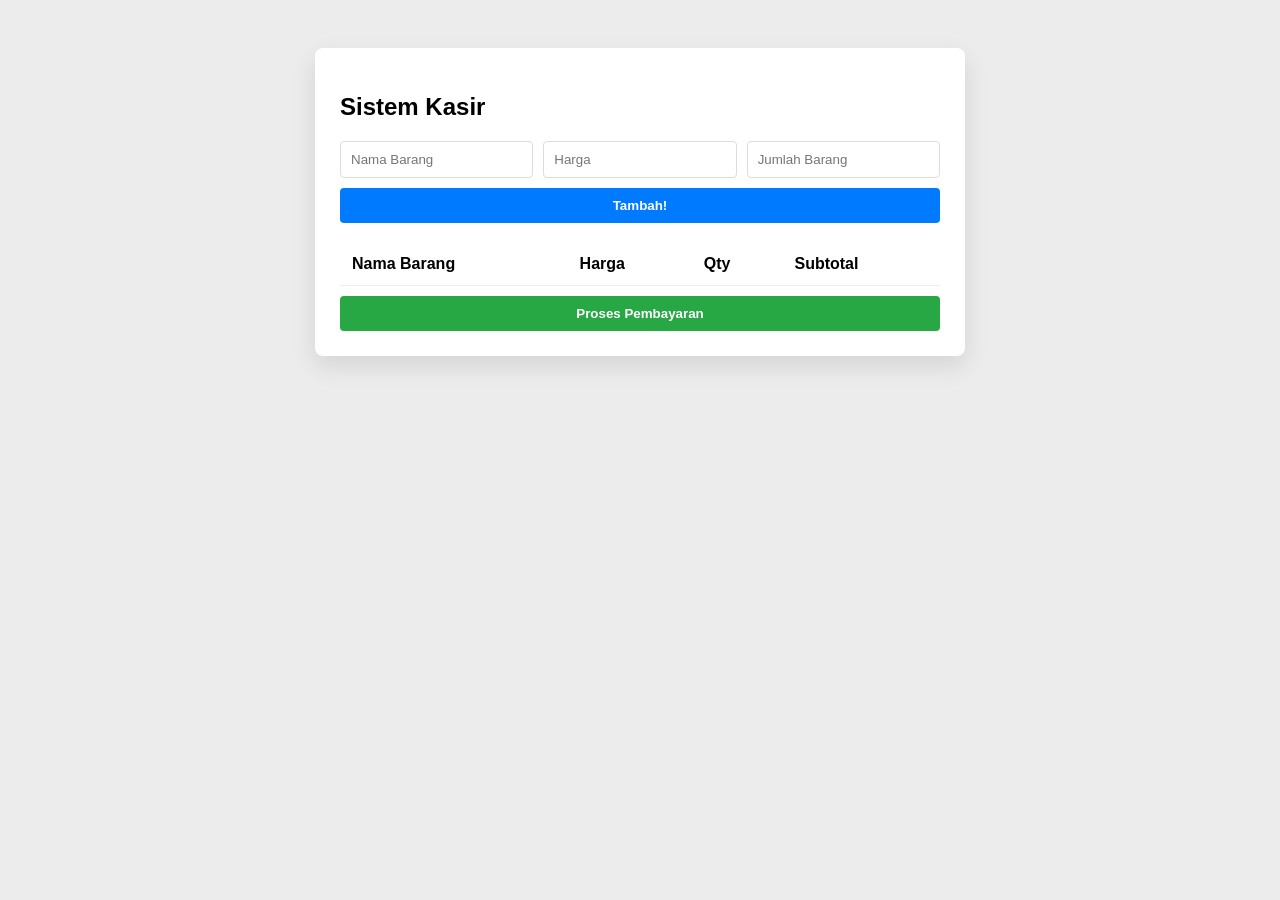
<file: bonus/index.html>
<!DOCTYPE html>
<html lang="en">
<head>
  <meta charset="UTF-8">
  <meta name="viewport" content="width=device-width, initial-scale=1.0">
  <title>POS System</title>
  <link rel="stylesheet" href="style.css">
</head>
<body>
  <div class="container">
    <h2>Sistem Kasir</h2>

    <div class="input-group">
      <input type="text" id="nama" placeholder="Nama Barang">
      <input type="number" id="harga" placeholder="Harga">
      <input type="number" id="jumlah" placeholder="Jumlah Barang">
      <button class="btn-add" onclick="tambahBarang()">Tambah!</button>
    </div>
    <table id="tabelBarang">
      <thead>
        <tr>
          <th>Nama Barang</th>
          <th>Harga</th>
          <th>Qty</th>
          <th>Subtotal</th>
        </tr>
      </thead>
      <tbody>

      </tbody>
    </table>
    <button class="btn-process" onclick="hitungFinal()">Proses Pembayaran</button>
    <div id="hasil" class="summary" style="display: none;">
      <p>Total Belanja: <span id="resTotal"></span></p>
      <p>Diskon 5% jika > 200 rb: <span id="resDiskon"></span></p>
      <p>Pajak (11%): <span id="resPajak"></span></p>
      <hr>
      <h4>Total Akhir: <span id="resFinal" class="highlight"></span></h4>
    </div>
  </div>
  <script src="script.js"></script>
</body>
</html>
</file>
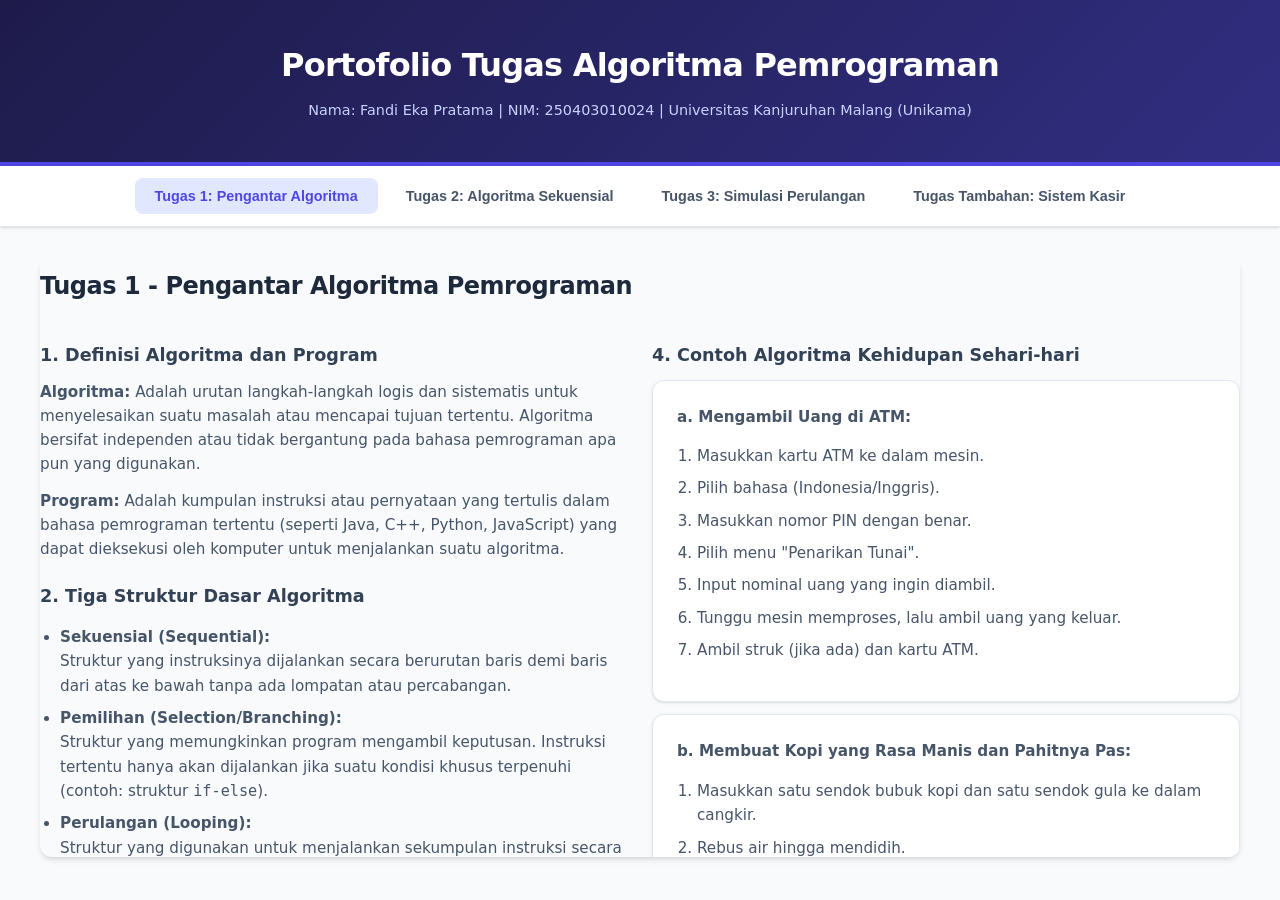
<file: home.html>
<!DOCTYPE html>
<html lang="id">
<head>
    <meta charset="UTF-8">
    <meta name="viewport" content="width=device-width, initial-scale=1.0">
    <title>Portofolio Tugas Algoritma - Fandi Eka Pratama</title>
    <link rel="stylesheet" href="style.css">
</head>
<body>

    <header>
        <h1>Portofolio Tugas Algoritma Pemrograman</h1>
        <p>Nama: Fandi Eka Pratama | NIM: 250403010024 | Universitas Kanjuruhan Malang (Unikama)</p>
    </header>

    <div class="tab-menu">
        <button class="tab-button active" onclick="openTab(event, 'tugas1')">Tugas 1: Pengantar Algoritma</button>
        <button class="tab-button" onclick="openTab(event, 'tugas2')">Tugas 2: Algoritma Sekuensial</button>
        <button class="tab-button" onclick="openTab(event, 'tugas3')">Tugas 3: Simulasi Perulangan</button>
        <button class="tab-button" onclick="openTab(event, 'tugas4')">Tugas Tambahan: Sistem Kasir</button>
    </div>

    <div id="tugas1" class="tab-content active">
        <iframe src="tabs/tugas1.html" title="Tugas 1" style="width: 100%; height: 600px; border: none;"></iframe>
    </div>

    <div id="tugas2" class="tab-content">
        <iframe src="tabs/tugas2.html" title="Tugas 2" style="width: 100%; height: 750px; border: none;"></iframe>
    </div>

    <div id="tugas3" class="tab-content">
        <iframe src="tabs/tugas3.html" title="Tugas 3" style="width: 100%; height: 850px; border: none;"></iframe>
    </div>

    <div id="tugas4" class="tab-content">
        <h2>Tugas Bonus - Sistem Kasir</h2>
        <div class="app-box" style="background-color: #fff; padding: 10px; border: 1px solid #cbd5e1; border-radius: 8px;">
            <iframe src="bonus/index.html" title="Sistem Kasir" style="width: 100%; height: 650px; border: none; border-radius: 6px;"></iframe>
        </div>
    </div>

    <script src="script.js"></script>
</body>
</html>
</file>
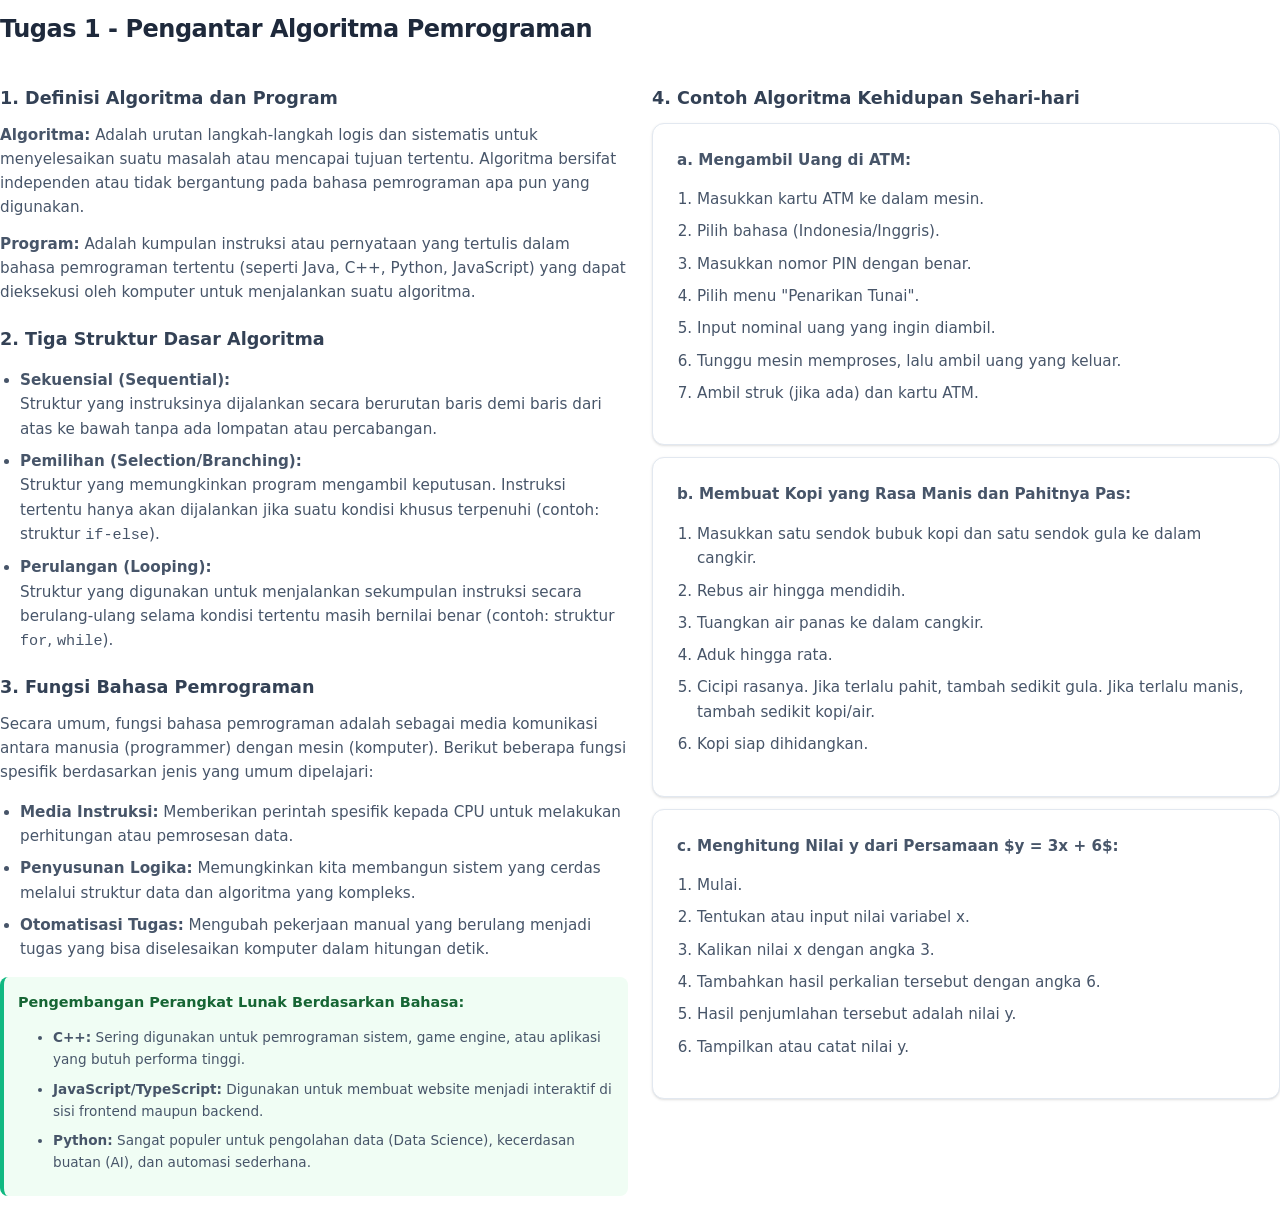
<file: Tabs/tugas1.html>
<!DOCTYPE html>
<html lang="id">
<head>
    <meta charset="UTF-8">
    <link rel="stylesheet" href="../style.css"> <style>
        body { background: transparent; padding: 0; } /* Menyesuaikan background iframe */
    </style>
</head>
<body>
        <h2>Tugas 1 - Pengantar Algoritma Pemrograman</h2>
        
        <div class="grid-2">
            <div>
                <h3>1. Definisi Algoritma dan Program</h3>
                <p><strong>Algoritma:</strong> Adalah urutan langkah-langkah logis dan sistematis untuk menyelesaikan suatu masalah atau mencapai tujuan tertentu. Algoritma bersifat independen atau tidak bergantung pada bahasa pemrograman apa pun yang digunakan.</p>
                <p><strong>Program:</strong> Adalah kumpulan instruksi atau pernyataan yang tertulis dalam bahasa pemrograman tertentu (seperti Java, C++, Python, JavaScript) yang dapat dieksekusi oleh komputer untuk menjalankan suatu algoritma.</p>
                
                <h3>2. Tiga Struktur Dasar Algoritma</h3>
                <ul>
                    <li>
                        <strong>Sekuensial (Sequential):</strong> 
                        <br>Struktur yang instruksinya dijalankan secara berurutan baris demi baris dari atas ke bawah tanpa ada lompatan atau percabangan.
                    </li>
                    <li>
                        <strong>Pemilihan (Selection/Branching):</strong> 
                        <br>Struktur yang memungkinkan program mengambil keputusan. Instruksi tertentu hanya akan dijalankan jika suatu kondisi khusus terpenuhi (contoh: struktur <code>if-else</code>).
                    </li>
                    <li>
                        <strong>Perulangan (Looping):</strong> 
                        <br>Struktur yang digunakan untuk menjalankan sekumpulan instruksi secara berulang-ulang selama kondisi tertentu masih bernilai benar (contoh: struktur <code>for</code>, <code>while</code>).
                    </li>
                </ul>

                <h3>3. Fungsi Bahasa Pemrograman</h3>
                <p>Secara umum, fungsi bahasa pemrograman adalah sebagai media komunikasi antara manusia (programmer) dengan mesin (komputer). Berikut beberapa fungsi spesifik berdasarkan jenis yang umum dipelajari:</p>
                <ul>
                    <li><strong>Media Instruksi:</strong> Memberikan perintah spesifik kepada CPU untuk melakukan perhitungan atau pemrosesan data.</li>
                    <li><strong>Penyusunan Logika:</strong> Memungkinkan kita membangun sistem yang cerdas melalui struktur data dan algoritma yang kompleks.</li>
                    <li><strong>Otomatisasi Tugas:</strong> Mengubah pekerjaan manual yang berulang menjadi tugas yang bisa diselesaikan komputer dalam hitungan detik.</li>
                </ul>
                
                <div class="alert-info" style="margin-top: 10px;">
                    <strong>Pengembangan Perangkat Lunak Berdasarkan Bahasa:</strong>
                    <ul style="margin-bottom: 0; margin-left: 15px; font-size: 0.85rem;">
                        <li><strong>C++:</strong> Sering digunakan untuk pemrograman sistem, game engine, atau aplikasi yang butuh performa tinggi.</li>
                        <li><strong>JavaScript/TypeScript:</strong> Digunakan untuk membuat website menjadi interaktif di sisi frontend maupun backend.</li>
                        <li><strong>Python:</strong> Sangat populer untuk pengolahan data (Data Science), kecerdasan buatan (AI), dan automasi sederhana.</li>
                    </ul>
                </div>
            </div>

            <div>
                <h3>4. Contoh Algoritma Kehidupan Sehari-hari</h3>
                
                <div class="app-box" style="margin-top: 5px; background-color: #fff;">
                    <p><strong>a. Mengambil Uang di ATM:</strong></p>
                    <ol>
                        <li>Masukkan kartu ATM ke dalam mesin.</li>
                        <li>Pilih bahasa (Indonesia/Inggris).</li>
                        <li>Masukkan nomor PIN dengan benar.</li>
                        <li>Pilih menu "Penarikan Tunai".</li>
                        <li>Input nominal uang yang ingin diambil.</li>
                        <li>Tunggu mesin memproses, lalu ambil uang yang keluar.</li>
                        <li>Ambil struk (jika ada) dan kartu ATM.</li>
                    </ol>
                </div>

                <div class="app-box" style="background-color: #fff;">
                    <p><strong>b. Membuat Kopi yang Rasa Manis dan Pahitnya Pas:</strong></p>
                    <ol>
                        <li>Masukkan satu sendok bubuk kopi dan satu sendok gula ke dalam cangkir.</li>
                        <li>Rebus air hingga mendidih.</li>
                        <li>Tuangkan air panas ke dalam cangkir.</li>
                        <li>Aduk hingga rata.</li>
                        <li>Cicipi rasanya. Jika terlalu pahit, tambah sedikit gula. Jika terlalu manis, tambah sedikit kopi/air.</li>
                        <li>Kopi siap dihidangkan.</li>
                    </ol>
                </div>

                <div class="app-box" style="background-color: #fff;">
                    <p><strong>c. Menghitung Nilai y dari Persamaan $y = 3x + 6$:</strong></p>
                    <ol>
                        <li>Mulai.</li>
                        <li>Tentukan atau input nilai variabel x.</li>
                        <li>Kalikan nilai x dengan angka 3.</li>
                        <li>Tambahkan hasil perkalian tersebut dengan angka 6.</li>
                        <li>Hasil penjumlahan tersebut adalah nilai y.</li>
                        <li>Tampilkan atau catat nilai y.</li>
                    </ol>
                </div>
            </div>
        </div>
</body>
</html>
</file>
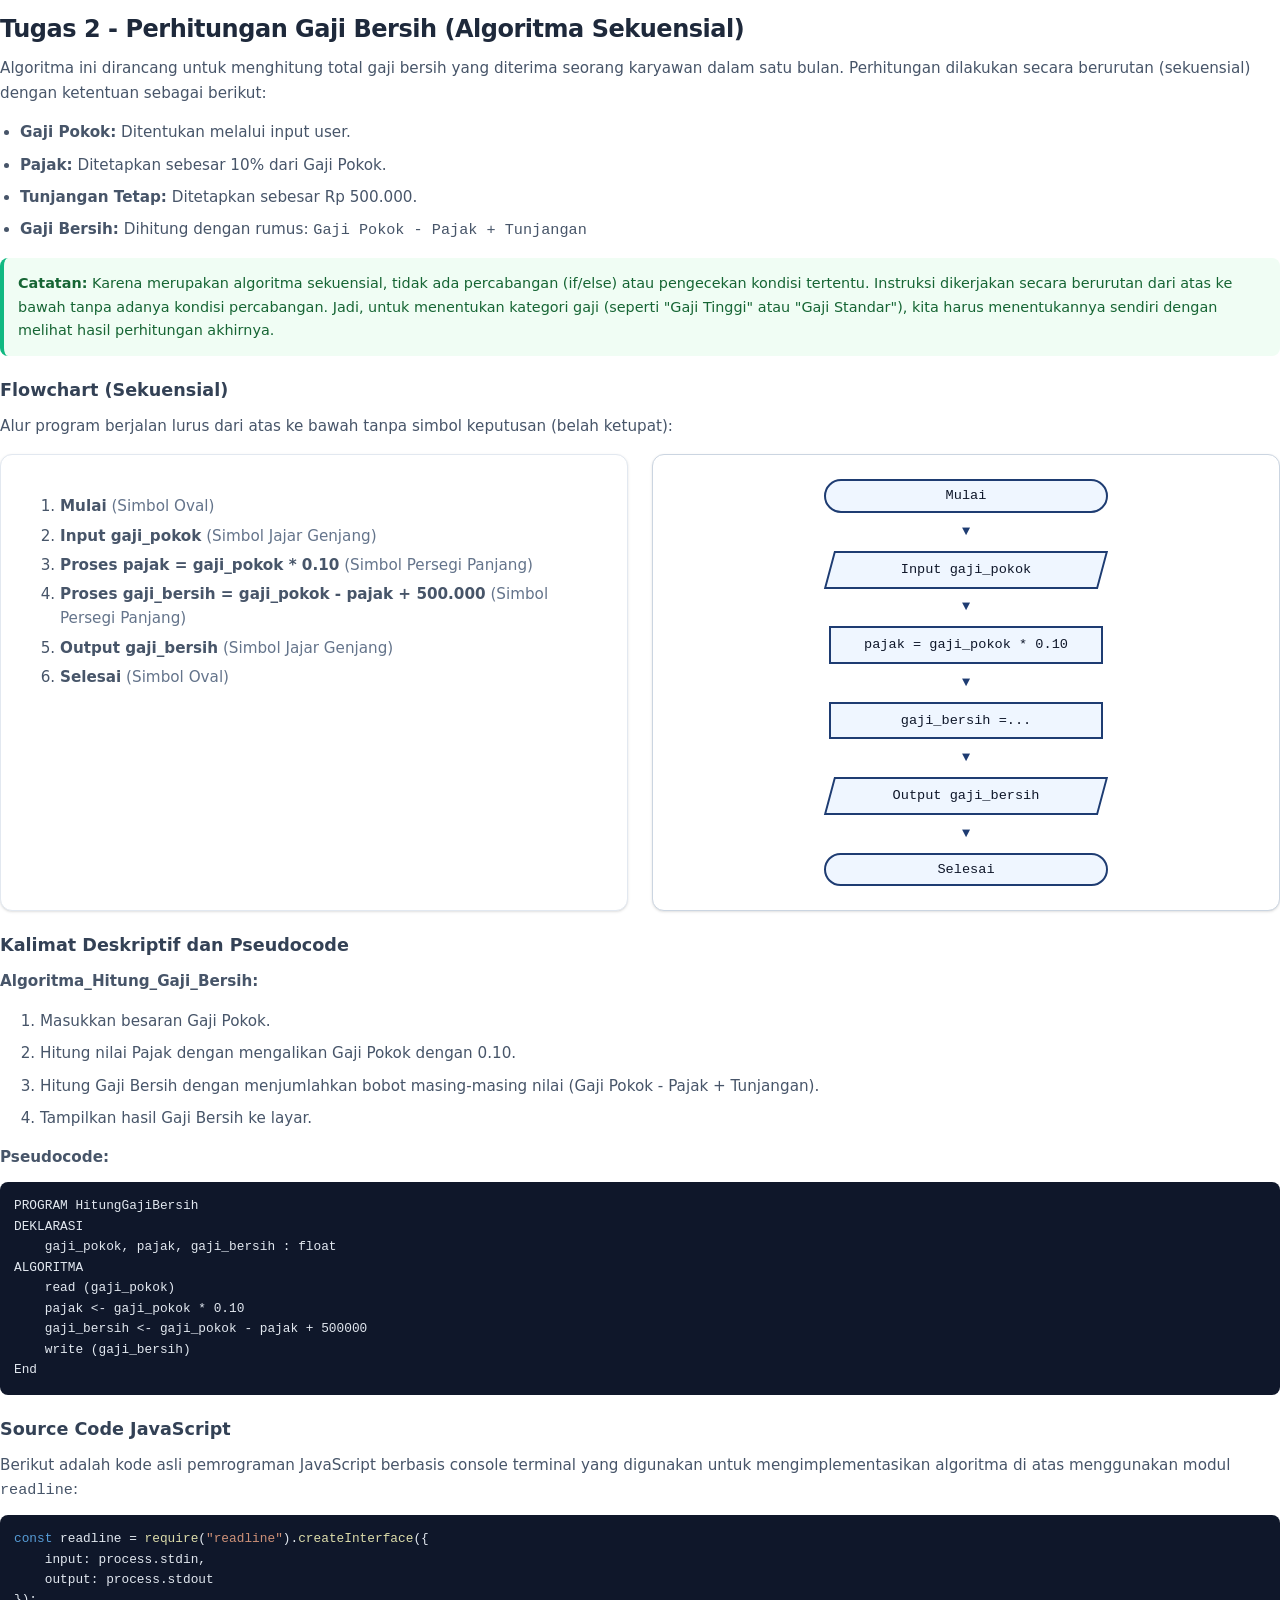
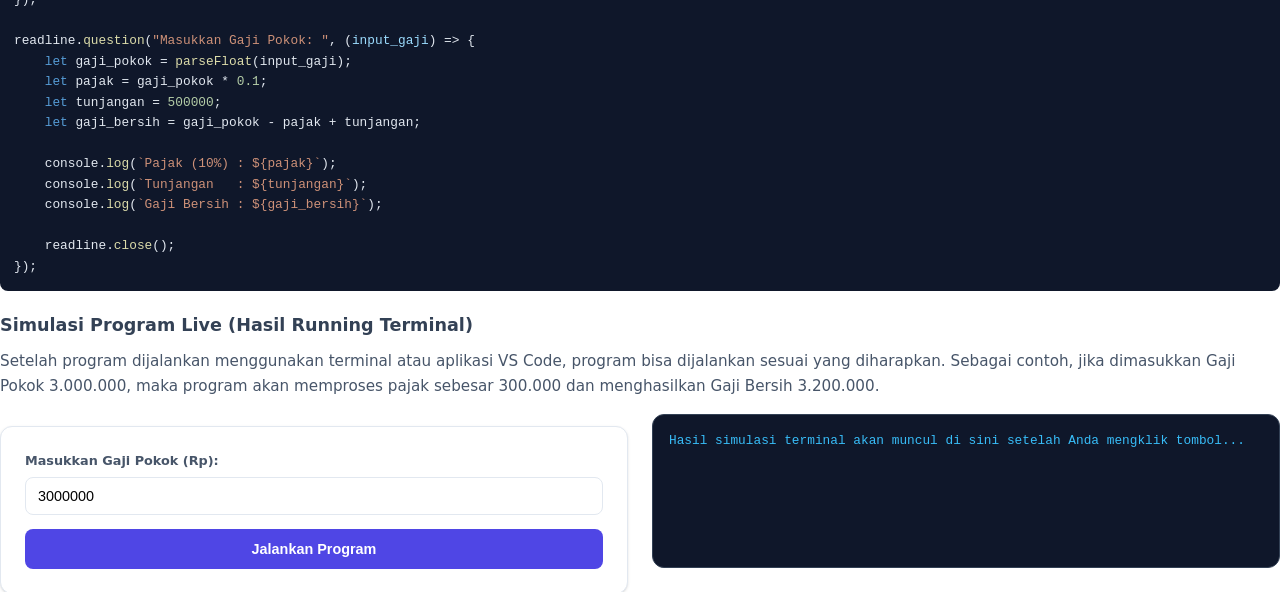
<file: Tabs/tugas2.html>
<!DOCTYPE html>
<html lang="id">
<head>
    <meta charset="UTF-8">
    <link rel="stylesheet" href="../style.css">
    <style>
        body { background: transparent; padding: 0; }
    </style>
</head>
<body>
        <h2>Tugas 2 - Perhitungan Gaji Bersih (Algoritma Sekuensial)</h2>
        <p>Algoritma ini dirancang untuk menghitung total gaji bersih yang diterima seorang karyawan dalam satu bulan. Perhitungan dilakukan secara berurutan (sekuensial) dengan ketentuan sebagai berikut:</p>
        
        <ul style="margin-bottom: 15px;">
            <li><strong>Gaji Pokok:</strong> Ditentukan melalui input user.</li>
            <li><strong>Pajak:</strong> Ditetapkan sebesar 10% dari Gaji Pokok.</li>
            <li><strong>Tunjangan Tetap:</strong> Ditetapkan sebesar Rp 500.000.</li>
            <li><strong>Gaji Bersih:</strong> Dihitung dengan rumus: <code>Gaji Pokok - Pajak + Tunjangan</code></li>
        </ul>
        
        <div class="alert-info">
            <strong>Catatan:</strong> Karena merupakan algoritma sekuensial, tidak ada percabangan (if/else) atau pengecekan kondisi tertentu. Instruksi dikerjakan secara berurutan dari atas ke bawah tanpa adanya kondisi percabangan. Jadi, untuk menentukan kategori gaji (seperti "Gaji Tinggi" atau "Gaji Standar"), kita harus menentukannya sendiri dengan melihat hasil perhitungan akhirnya.
        </div>

        <h3>Flowchart (Sekuensial)</h3>
        <p>Alur program berjalan lurus dari atas ke bawah tanpa simbol keputusan (belah ketupat):</p>
        
        <div class="grid-2" style="margin-bottom: 20px;">
            <div class="app-box" style="background-color: #fff; margin-top: 0;">
                <ol style="margin-left: 15px; font-size: 0.95rem;">
                    <li style="margin-bottom: 5px;"><strong>Mulai</strong> <span style="color: #64748b;">(Simbol Oval)</span></li>
                    <li style="margin-bottom: 5px;"><strong>Input gaji_pokok</strong> <span style="color: #64748b;">(Simbol Jajar Genjang)</span></li>
                    <li style="margin-bottom: 5px;"><strong>Proses pajak = gaji_pokok * 0.10</strong> <span style="color: #64748b;">(Simbol Persegi Panjang)</span></li>
                    <li style="margin-bottom: 5px;"><strong>Proses gaji_bersih = gaji_pokok - pajak + 500.000</strong> <span style="color: #64748b;">(Simbol Persegi Panjang)</span></li>
                    <li style="margin-bottom: 5px;"><strong>Output gaji_bersih</strong> <span style="color: #64748b;">(Simbol Jajar Genjang)</span></li>
                    <li><strong>Selesai</strong> <span style="color: #64748b;">(Simbol Oval)</span></li>
                </ol>
            </div>
            
            <div class="app-box" style="background-color: #fff; margin-top: 0; display: flex; flex-direction: column; align-items: center; justify-content: center; border: 1px solid #cbd5e1;">
                <div style="display: flex; flex-direction: column; align-items: center; gap: 8px; font-family: monospace; font-size: 0.85rem; width: 100%; max-width: 250px;">
                    <div style="border: 2px solid #1e3c72; padding: 4px 15px; border-radius: 20px; background: #eff6ff; width: 100%; text-align: center;">Mulai</div>
                    <div style="color: #1e3c72;">▼</div>
                    <div style="border: 2px solid #1e3c72; padding: 6px 10px; transform: skewX(-15deg); background: #eff6ff; width: 100%; text-align: center;"><div style="transform: skewX(15deg);">Input gaji_pokok</div></div>
                    <div style="color: #1e3c72;">▼</div>
                    <div style="border: 2px solid #1e3c72; padding: 6px 10px; background: #eff6ff; width: 100%; text-align: center;">pajak = gaji_pokok * 0.10</div>
                    <div style="color: #1e3c72;">▼</div>
                    <div style="border: 2px solid #1e3c72; padding: 6px 10px; background: #eff6ff; width: 100%; text-align: center;">gaji_bersih =...</div>
                    <div style="color: #1e3c72;">▼</div>
                    <div style="border: 2px solid #1e3c72; padding: 6px 10px; transform: skewX(-15deg); background: #eff6ff; width: 100%; text-align: center;"><div style="transform: skewX(15deg);">Output gaji_bersih</div></div>
                    <div style="color: #1e3c72;">▼</div>
                    <div style="border: 2px solid #1e3c72; padding: 4px 15px; border-radius: 20px; background: #eff6ff; width: 100%; text-align: center;">Selesai</div>
                </div>
            </div>
        </div>

        <h3>Kalimat Deskriptif dan Pseudocode</h3>
        <p><strong>Algoritma_Hitung_Gaji_Bersih:</strong></p>
        <ol style="margin-left: 20px; margin-bottom: 15px;">
            <li>Masukkan besaran Gaji Pokok.</li>
            <li>Hitung nilai Pajak dengan mengalikan Gaji Pokok dengan 0.10.</li>
            <li>Hitung Gaji Bersih dengan menjumlahkan bobot masing-masing nilai (Gaji Pokok - Pajak + Tunjangan).</li>
            <li>Tampilkan hasil Gaji Bersih ke layar.</li>
        </ol>

        <p><strong>Pseudocode:</strong></p>
        <pre>
PROGRAM HitungGajiBersih
DEKLARASI
    gaji_pokok, pajak, gaji_bersih : float
ALGORITMA
    read (gaji_pokok)
    pajak <- gaji_pokok * 0.10
    gaji_bersih <- gaji_pokok - pajak + 500000
    write (gaji_bersih)
End</pre>

        <h3 style="margin-top: 20px;">Source Code JavaScript</h3>
        <p>Berikut adalah kode asli pemrograman JavaScript berbasis console terminal yang digunakan untuk mengimplementasikan algoritma di atas menggunakan modul <code>readline</code>:</p>
        <pre style="background-color: #1e1e1e; color: #d4d4d4;">
<span style="color: #569cd6;">const</span> readline = <span style="color: #dcdcaa;">require</span>(<span style="color: #ce9178;">"readline"</span>).<span style="color: #dcdcaa;">createInterface</span>({
    input: process.stdin,
    output: process.stdout
});

readline.<span style="color: #dcdcaa;">question</span>(<span style="color: #ce9178;">"Masukkan Gaji Pokok: "</span>, (<span style="color: #9cdcfe;">input_gaji</span>) => {
    <span style="color: #569cd6;">let</span> gaji_pokok = <span style="color: #dcdcaa;">parseFloat</span>(input_gaji);
    <span style="color: #569cd6;">let</span> pajak = gaji_pokok * <span style="color: #b5cea8;">0.1</span>;
    <span style="color: #569cd6;">let</span> tunjangan = <span style="color: #b5cea8;">500000</span>;
    <span style="color: #569cd6;">let</span> gaji_bersih = gaji_pokok - pajak + tunjangan;

    console.<span style="color: #dcdcaa;">log</span>(<span style="color: #ce9178;">`Pajak (10%) : ${pajak}`</span>);
    console.<span style="color: #dcdcaa;">log</span>(<span style="color: #ce9178;">`Tunjangan   : ${tunjangan}`</span>);
    console.<span style="color: #dcdcaa;">log</span>(<span style="color: #ce9178;">`Gaji Bersih : ${gaji_bersih}`</span>);

    readline.<span style="color: #dcdcaa;">close</span>();
});</pre>

        <h3 style="margin-top: 20px;">Simulasi Program Live (Hasil Running Terminal)</h3>
        <p>Setelah program dijalankan menggunakan terminal atau aplikasi VS Code, program bisa dijalankan sesuai yang diharapkan. Sebagai contoh, jika dimasukkan Gaji Pokok 3.000.000, maka program akan memproses pajak sebesar 300.000 dan menghasilkan Gaji Bersih 3.200.000.</p>
        
        <div class="grid-2">
            <div>
                <div class="app-box">
                    <div class="input-group">
                        <label for="gajiPokokInput">Masukkan Gaji Pokok (Rp):</label>
                        <input type="number" id="gajiPokokInput" placeholder="Contoh: 3000000" value="3000000">
                    </div>
                    <button class="btn-run" onclick="hitungGajiSekuensial()">Jalankan Program</button>
                </div>
            </div>
            <div>
                <div class="console-output" id="gajiOutput">Hasil simulasi terminal akan muncul di sini setelah Anda mengklik tombol...</div>
            </div>
        </div>
    

    <script src="../script.js"></script> </body>
</html>
</file>
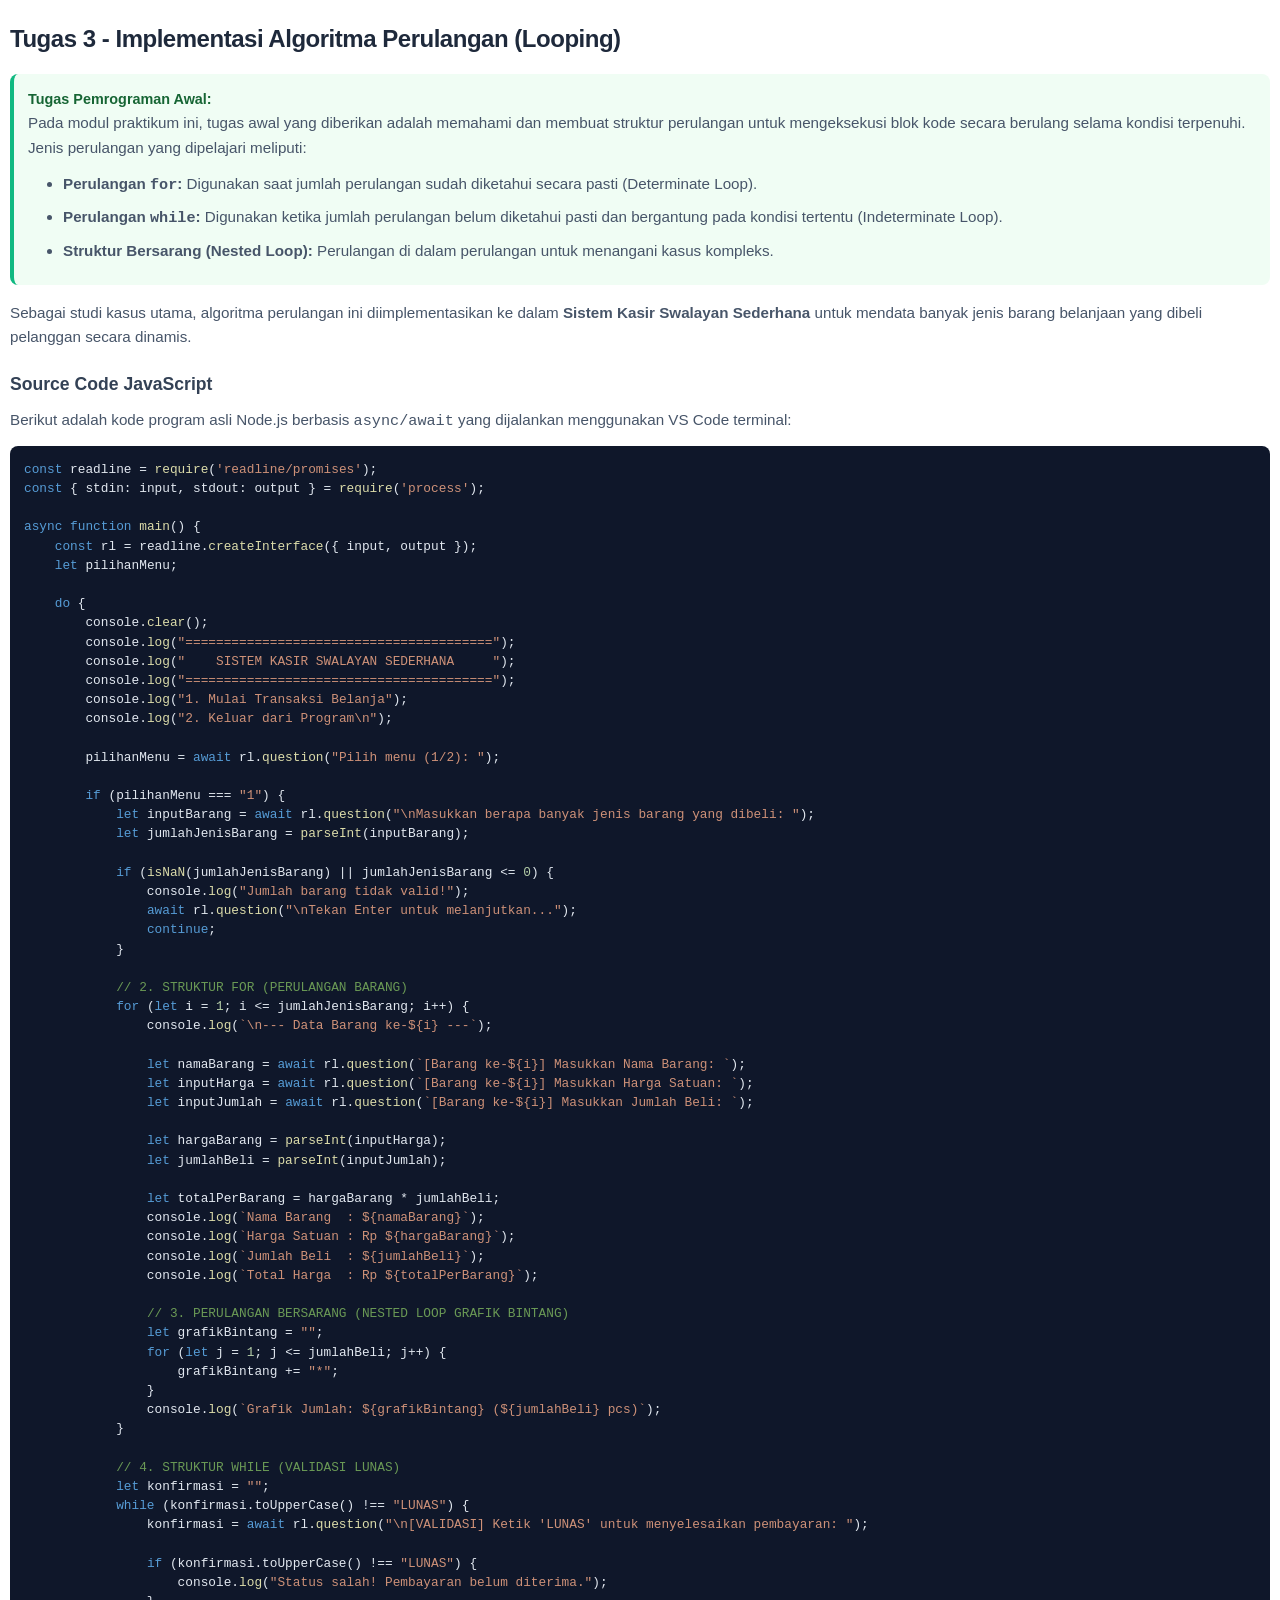
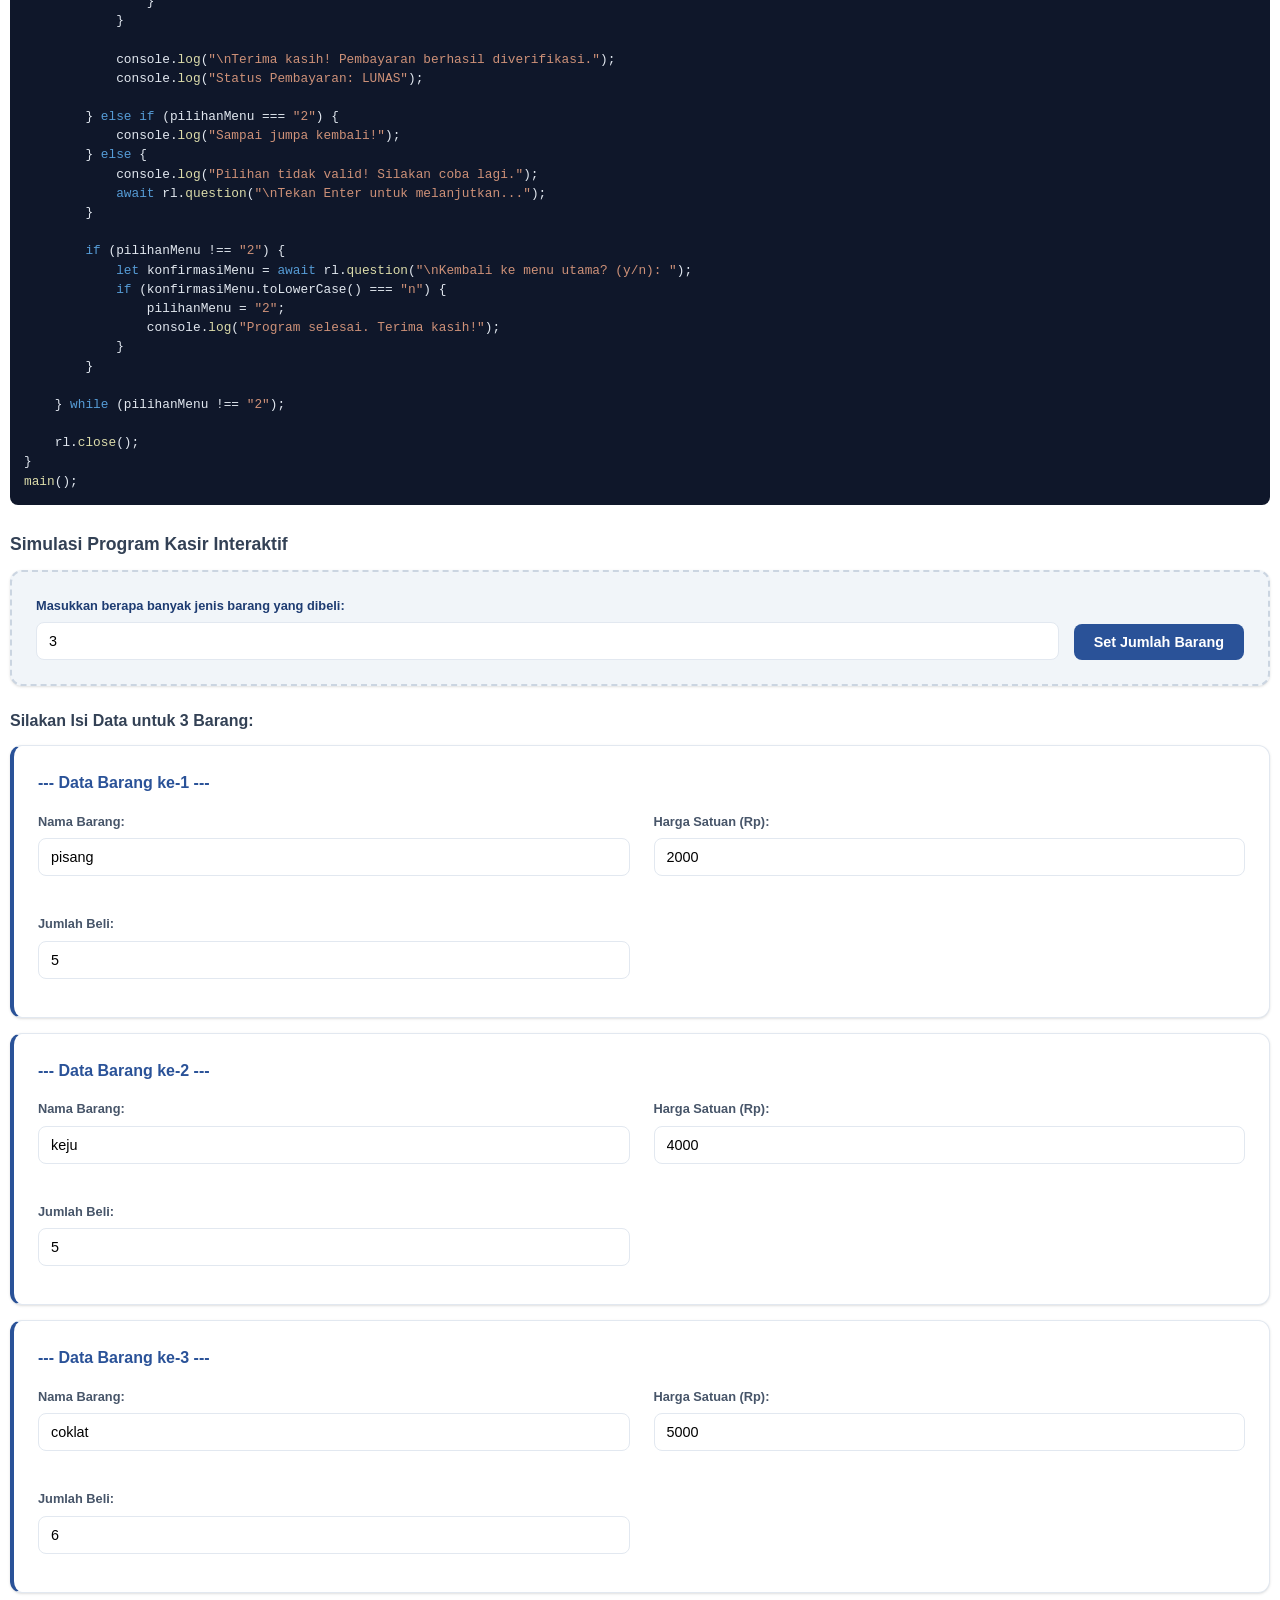
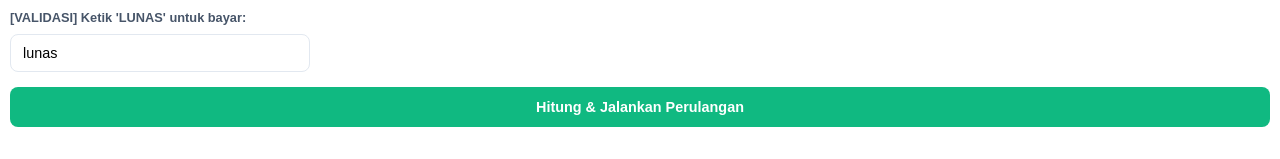
<file: Tabs/tugas3.html>
<!DOCTYPE html>
<html lang="en">
<head>
    <meta charset="UTF-8">
    <meta name="viewport" content="width=device-width, initial-scale=1.0">
    <link rel="stylesheet" href="../style.css">
    <style>
        /* Agar background iframe menyatu dengan halaman utama */
        body { 
            background: transparent; 
            padding: 10px; 
            font-family: 'Segoe UI', Tahoma, Geneva, Verdana, sans-serif;
        }
    </style>
</head>
<body>
        <h2>Tugas 3 - Implementasi Algoritma Perulangan (Looping)</h2>
        
        <div class="alert-info">
            <strong>Tugas Pemrograman Awal:</strong>
            <p>Pada modul praktikum ini, tugas awal yang diberikan adalah memahami dan membuat struktur perulangan untuk mengeksekusi blok kode secara berulang selama kondisi terpenuhi. Jenis perulangan yang dipelajari meliputi:</p>
            <ul style="margin-top: 5px; margin-bottom: 0; margin-left: 15px;">
                <li><strong>Perulangan <code>for</code>:</strong> Digunakan saat jumlah perulangan sudah diketahui secara pasti (Determinate Loop).</li>
                <li><strong>Perulangan <code>while</code>:</strong> Digunakan ketika jumlah perulangan belum diketahui pasti dan bergantung pada kondisi tertentu (Indeterminate Loop).</li>
                <li><strong>Struktur Bersarang (Nested Loop):</strong> Perulangan di dalam perulangan untuk menangani kasus kompleks.</li>
            </ul>
        </div>

        <p style="margin-top: 15px;">Sebagai studi kasus utama, algoritma perulangan ini diimplementasikan ke dalam <strong>Sistem Kasir Swalayan Sederhana</strong> untuk mendata banyak jenis barang belanjaan yang dibeli pelanggan secara dinamis.</p>

        <h3>Source Code JavaScript</h3>
        <p>Berikut adalah kode program asli Node.js berbasis <code>async/await</code> yang dijalankan menggunakan VS Code terminal:</p>
        <pre style="background-color: #1e1e1e; color: #d4d4d4; font-size: 0.8rem; line-height: 1.5;">
<span style="color: #569cd6;">const</span> readline = <span style="color: #dcdcaa;">require</span>(<span style="color: #ce9178;">'readline/promises'</span>);
<span style="color: #569cd6;">const</span> { stdin: input, stdout: output } = <span style="color: #dcdcaa;">require</span>(<span style="color: #ce9178;">'process'</span>);

<span style="color: #569cd6;">async function</span> <span style="color: #dcdcaa;">main</span>() {
    <span style="color: #569cd6;">const</span> rl = readline.<span style="color: #dcdcaa;">createInterface</span>({ input, output });
    <span style="color: #569cd6;">let</span> pilihanMenu;

    <span style="color: #569cd6;">do</span> {
        console.<span style="color: #dcdcaa;">clear</span>();
        console.<span style="color: #dcdcaa;">log</span>(<span style="color: #ce9178;">"========================================"</span>);
        console.<span style="color: #dcdcaa;">log</span>(<span style="color: #ce9178;">"    SISTEM KASIR SWALAYAN SEDERHANA     "</span>);
        console.<span style="color: #dcdcaa;">log</span>(<span style="color: #ce9178;">"========================================"</span>);
        console.<span style="color: #dcdcaa;">log</span>(<span style="color: #ce9178;">"1. Mulai Transaksi Belanja"</span>);
        console.<span style="color: #dcdcaa;">log</span>(<span style="color: #ce9178;">"2. Keluar dari Program\n"</span>);
        
        pilihanMenu = <span style="color: #569cd6;">await</span> rl.<span style="color: #dcdcaa;">question</span>(<span style="color: #ce9178;">"Pilih menu (1/2): "</span>);

        <span style="color: #569cd6;">if</span> (pilihanMenu === <span style="color: #ce9178;">"1"</span>) {
            <span style="color: #569cd6;">let</span> inputBarang = <span style="color: #569cd6;">await</span> rl.<span style="color: #dcdcaa;">question</span>(<span style="color: #ce9178;">"\nMasukkan berapa banyak jenis barang yang dibeli: "</span>);
            <span style="color: #569cd6;">let</span> jumlahJenisBarang = <span style="color: #dcdcaa;">parseInt</span>(inputBarang);
            
            <span style="color: #569cd6;">if</span> (<span style="color: #dcdcaa;">isNaN</span>(jumlahJenisBarang) || jumlahJenisBarang <= <span style="color: #b5cea8;">0</span>) {
                console.<span style="color: #dcdcaa;">log</span>(<span style="color: #ce9178;">"Jumlah barang tidak valid!"</span>);
                <span style="color: #569cd6;">await</span> rl.<span style="color: #dcdcaa;">question</span>(<span style="color: #ce9178;">"\nTekan Enter untuk melanjutkan..."</span>);
                <span style="color: #569cd6;">continue</span>; 
            }

            <span style="color: #6a9955;">// 2. STRUKTUR FOR (PERULANGAN BARANG)</span>
            <span style="color: #569cd6;">for</span> (<span style="color: #569cd6;">let</span> i = <span style="color: #b5cea8;">1</span>; i <= jumlahJenisBarang; i++) {
                console.<span style="color: #dcdcaa;">log</span>(<span style="color: #ce9178;">`\n--- Data Barang ke-${i} ---`</span>);
                
                <span style="color: #569cd6;">let</span> namaBarang = <span style="color: #569cd6;">await</span> rl.<span style="color: #dcdcaa;">question</span>(<span style="color: #ce9178;">`[Barang ke-${i}] Masukkan Nama Barang: `</span>);
                <span style="color: #569cd6;">let</span> inputHarga = <span style="color: #569cd6;">await</span> rl.<span style="color: #dcdcaa;">question</span>(<span style="color: #ce9178;">`[Barang ke-${i}] Masukkan Harga Satuan: `</span>);
                <span style="color: #569cd6;">let</span> inputJumlah = <span style="color: #569cd6;">await</span> rl.<span style="color: #dcdcaa;">question</span>(<span style="color: #ce9178;">`[Barang ke-${i}] Masukkan Jumlah Beli: `</span>);

                <span style="color: #569cd6;">let</span> hargaBarang = <span style="color: #dcdcaa;">parseInt</span>(inputHarga);
                <span style="color: #569cd6;">let</span> jumlahBeli = <span style="color: #dcdcaa;">parseInt</span>(inputJumlah);

                <span style="color: #569cd6;">let</span> totalPerBarang = hargaBarang * jumlahBeli;
                console.<span style="color: #dcdcaa;">log</span>(<span style="color: #ce9178;">`Nama Barang  : ${namaBarang}`</span>);
                console.<span style="color: #dcdcaa;">log</span>(<span style="color: #ce9178;">`Harga Satuan : Rp ${hargaBarang}`</span>);
                console.<span style="color: #dcdcaa;">log</span>(<span style="color: #ce9178;">`Jumlah Beli  : ${jumlahBeli}`</span>);
                console.<span style="color: #dcdcaa;">log</span>(<span style="color: #ce9178;">`Total Harga  : Rp ${totalPerBarang}`</span>);

                <span style="color: #6a9955;">// 3. PERULANGAN BERSARANG (NESTED LOOP GRAFIK BINTANG)</span>
                <span style="color: #569cd6;">let</span> grafikBintang = <span style="color: #ce9178;">""</span>;
                <span style="color: #569cd6;">for</span> (<span style="color: #569cd6;">let</span> j = <span style="color: #b5cea8;">1</span>; j <= jumlahBeli; j++) {
                    grafikBintang += <span style="color: #ce9178;">"*"</span>;
                }
                console.<span style="color: #dcdcaa;">log</span>(<span style="color: #ce9178;">`Grafik Jumlah: ${grafikBintang} (${jumlahBeli} pcs)`</span>);
            }

            <span style="color: #6a9955;">// 4. STRUKTUR WHILE (VALIDASI LUNAS)</span>
            <span style="color: #569cd6;">let</span> konfirmasi = <span style="color: #ce9178;">""</span>;
            <span style="color: #569cd6;">while</span> (konfirmasi.toUpperCase() !== <span style="color: #ce9178;">"LUNAS"</span>) {
                konfirmasi = <span style="color: #569cd6;">await</span> rl.<span style="color: #dcdcaa;">question</span>(<span style="color: #ce9178;">"\n[VALIDASI] Ketik 'LUNAS' untuk menyelesaikan pembayaran: "</span>);
                
                <span style="color: #569cd6;">if</span> (konfirmasi.toUpperCase() !== <span style="color: #ce9178;">"LUNAS"</span>) {
                    console.<span style="color: #dcdcaa;">log</span>(<span style="color: #ce9178;">"Status salah! Pembayaran belum diterima."</span>);
                }
            }
            
            console.<span style="color: #dcdcaa;">log</span>(<span style="color: #ce9178;">"\nTerima kasih! Pembayaran berhasil diverifikasi."</span>);
            console.<span style="color: #dcdcaa;">log</span>(<span style="color: #ce9178;">"Status Pembayaran: LUNAS"</span>);

        } <span style="color: #569cd6;">else if</span> (pilihanMenu === <span style="color: #ce9178;">"2"</span>) {
            console.<span style="color: #dcdcaa;">log</span>(<span style="color: #ce9178;">"Sampai jumpa kembali!"</span>);
        } <span style="color: #569cd6;">else</span> {
            console.<span style="color: #dcdcaa;">log</span>(<span style="color: #ce9178;">"Pilihan tidak valid! Silakan coba lagi."</span>);
            <span style="color: #569cd6;">await</span> rl.<span style="color: #dcdcaa;">question</span>(<span style="color: #ce9178;">"\nTekan Enter untuk melanjutkan..."</span>);
        }

        <span style="color: #569cd6;">if</span> (pilihanMenu !== <span style="color: #ce9178;">"2"</span>) {
            <span style="color: #569cd6;">let</span> konfirmasiMenu = <span style="color: #569cd6;">await</span> rl.<span style="color: #dcdcaa;">question</span>(<span style="color: #ce9178;">"\nKembali ke menu utama? (y/n): "</span>);
            <span style="color: #569cd6;">if</span> (konfirmasiMenu.toLowerCase() === <span style="color: #ce9178;">"n"</span>) {
                pilihanMenu = <span style="color: #ce9178;">"2"</span>; 
                console.<span style="color: #dcdcaa;">log</span>(<span style="color: #ce9178;">"Program selesai. Terima kasih!"</span>);
            }
        }

    } <span style="color: #569cd6;">while</span> (pilihanMenu !== <span style="color: #ce9178;">"2"</span>);

    rl.<span style="color: #dcdcaa;">close</span>();
}
<span style="color: #dcdcaa;">main</span>();</pre>

        <h3 style="margin-top: 25px;">Simulasi Program Kasir Interaktif</h3>
        
        <div class="app-box" style="background-color: #f1f5f9; border: 2px dashed #cbd5e1; margin-bottom: 20px;">
            <div style="display: flex; gap: 15px; align-items: flex-end; flex-wrap: wrap;">
                <div class="input-group" style="margin-bottom: 0; flex: 1; min-width: 200px;">
                    <label for="jumlahJenisBarang" style="color: #1e3c72; font-weight: bold;">Masukkan berapa banyak jenis barang yang dibeli:</label>
                    <input type="number" id="jumlahJenisBarang" min="1" max="10" value="3" placeholder="Contoh: 3">
                </div>
                <button class="btn-run" onclick="generateFormBarang()" style="width: auto; background-color: #2a5298; padding: 10px 20px;">Set Jumlah Barang</button>
            </div>
        </div>

        <div id="containerFormLooping"></div>

        <div id="wrapperTombolHitung" style="display: none; margin-bottom: 25px;">
            <div class="input-group" style="max-width: 300px; margin-bottom: 15px;">
                <label for="kasirValidasiFinal" style="font-weight: bold;">[VALIDASI] Ketik 'LUNAS' untuk bayar:</label>
                <input type="text" id="kasirValidasiFinal" placeholder="Ketik lunas..." value="lunas">
            </div>
            <button class="btn-run" onclick="prosesKasirLooping()" style="background-color: #10b981;">Hitung & Jalankan Perulangan</button>
        </div>

        <div id="areaOutputKasir" style="display: none; margin-top: 20px;">
            
            <h3>Hasil Transaksi </h3>
            <div class="app-box" id="outputUserFriendly" style="background-color: #fff; border: 1px solid #10b981; margin-bottom: 25px; padding: 20px;">
                </div>

            <h3>Hasil Running Terminal Simulator </h3>
            <div class="console-output" id="kasirOutputLooping" style="min-height: 300px;"></div>
        </div>
        <script src="../script.js"></script>
</body>
</html>
</file>
<file: bonus/style.css>
body{
  font-family: 'Segoe UI', Tahoma, Geneva, Verdana, sans-serif;
  background: #ececec;
  display: flex;
  justify-content: center;
  padding: 40px;
}
.container {
  background: white;
  padding: 25px;
  border-radius: 8px;
  box-shadow: 0 10px 25px rgba(0, 0, 0, 0.1);
  width: 100%;
  max-width: 600px;
}
.input-group {
  display: flex;
  gap: 10px;
  margin-bottom: 15px;
  flex-wrap: wrap;
}

input{
  flex: 1;
  padding: 10px;
  border: 1px solid #ddd;
  border-radius: 4px;
}
button{
  padding: 10px 20px;
  border: none;
  border-radius: 4px;
  cursor: pointer;
  font-weight: bold;
}
.btn-add { 
    background: #007bff; 
    width: 100%;
    color: white; 
}

.btn-add:hover {
    background: #0056b3;
}

.btn-process { 
    background: #28a745; 
    color: white; 
    width: 100%; 
    margin-top: 10px; 
}

.btn-process:hover {
    background: #218838;
}

table { 
    width: 100%; 
    border-collapse: collapse; 
    margin-top: 20px; 
}

th, td { 
    border-bottom: 1px solid #eee; 
    padding: 12px; 
    text-align: left; 
}

.summary { 
    margin-top: 20px; 
    background: #f9f9f9; 
    padding: 15px; 
    border-radius: 8px; 
}

.highlight { 
    color: #d9534f; 
    font-size: 1.2em; 
}
</file>
<file: style.css>
:root {
    --bg-primary: #f8fafc;
    --bg-surface: #ffffff;
    --text-main: #0f172a;
    --text-muted: #475569;
    --primary: #4f46e5;
    --primary-hover: #4338ca;
    --accent-success: #10b981;
    --border-color: #e2e8f0;
    --radius-md: 12px;
    --radius-sm: 8px;
    --shadow-sm: 0 1px 3px 0 rgba(0, 0, 0, 0.1), 0 1px 2px -1px rgba(0, 0, 0, 0.1);
    --shadow-md: 0 4px 6px -1px rgba(0, 0, 0, 0.1), 0 2px 4px -2px rgba(0, 0, 0, 0.1);
}

body {
    font-family: 'Inter', system-ui, -apple-system, sans-serif;
    background-color: var(--bg-primary);
    color: var(--text-main);
    margin: 0;
    padding: 0;
    line-height: 1.6;
    -webkit-tap-highlight-color: transparent;
}

header {
    background: linear-gradient(135deg, #1e1b4b 0%, #312e81 100%);
    color: #ffffff;
    padding: 30px 16px;
    text-align: center;
    border-bottom: 4px solid var(--primary);
}

header h1 {
    margin: 0 0 8px 0;
    font-size: 1.75rem;
    font-weight: 700;
    letter-spacing: -0.025em;
}

header p {
    margin: 0;
    color: #c7d2fe;
    font-size: 0.9rem;
    word-break: break-word;
}

/* Navigasi Tab Modern & Responsive */
.tab-menu {
    display: flex;
    justify-content: flex-start;
    gap: 8px;
    background-color: var(--bg-surface);
    padding: 12px;
    border-bottom: 1px solid var(--border-color);
    position: sticky;
    top: 0;
    z-index: 10;
    box-shadow: var(--shadow-sm);
    overflow-x: auto; /* Memungkinkan scroll horizontal di HP agar menu tidak hancur */
    white-space: nowrap;
    -webkit-overflow-scrolling: touch;
}

/* Menyembunyikan scrollbar bawaan pada menu tab agar estetik */
.tab-menu::-webkit-scrollbar {
    display: none;
}

.tab-button {
    background: none;
    border: none;
    padding: 8px 16px;
    font-size: 0.85rem;
    font-weight: 600;
    color: var(--text-muted);
    cursor: pointer;
    border-radius: var(--radius-sm);
    transition: all 0.2s ease;
    flex-shrink: 0; /* Mencegah tombol gepeng di layar kecil */
}

.tab-button:hover {
    background-color: #f1f5f9;
    color: var(--text-main);
}

.tab-button.active {
    background-color: #e0e7ff;
    color: var(--primary);
}

/* Konten / Wrapper Tab */
.tab-content {
    max-width: 1200px;
    margin: 20px auto;
    padding: 0 16px;
    display: none;
    box-sizing: border-bottom;
}

.tab-content.active {
    display: block;
    animation: fadeIn 0.3s ease-in-out;
}

/* Iframe dibuat fleksibel mengikuti pembungkusnya */
iframe {
    width: 100%;
    background-color: transparent;
    border-radius: var(--radius-md);
    box-shadow: var(--shadow-md);
    border: 1px solid var(--border-color);
    box-sizing: border-box;
}

/* Tata Letak Grid Fleksibel */
.grid-2 {
    display: grid;
    grid-template-columns: 1fr; /* Default 1 kolom untuk HP */
    gap: 16px;
    margin-top: 16px;
}

h2 {
    font-size: 1.35rem;
    font-weight: 700;
    color: #1e293b;
    margin-top: 10px;
    margin-bottom: 8px;
    letter-spacing: -0.02em;
}

h3 {
    font-size: 1.1rem;
    color: #334155;
    margin-top: 20px;
    margin-bottom: 10px;
}

p {
    color: var(--text-muted);
    margin: 0 0 12px 0;
    font-size: 0.95rem;
}

ul, ol {
    padding-left: 20px;
    color: var(--text-muted);
    font-size: 0.95rem;
}

li {
    margin-bottom: 8px;
}

/* Alert & Box Card */
.alert-info {
    background-color: #f0fdf4;
    border-left: 4px solid var(--accent-success);
    padding: 14px;
    border-radius: var(--radius-sm);
    color: #166534;
    margin: 16px 0;
    font-size: 0.9rem;
}

.app-box {
    background-color: var(--bg-surface);
    border: 1px solid var(--border-color);
    border-radius: var(--radius-md);
    padding: 16px;
    box-shadow: var(--shadow-sm);
    margin-top: 12px;
}

/* Input & Button Simulator Terminal */
.input-group {
    margin-bottom: 14px;
}

.input-group label {
    display: block;
    font-size: 0.8rem;
    font-weight: 600;
    color: var(--text-muted);
    margin-bottom: 6px;
}

input[type="number"], input[type="text"] {
    width: 100%;
    padding: 10px 12px;
    border: 1px solid var(--border-color);
    border-radius: var(--radius-sm);
    font-size: 0.9rem;
    box-sizing: border-box;
    transition: border-color 0.2s;
}

input:focus {
    outline: none;
    border-color: var(--primary);
    box-shadow: 0 0 0 3px rgba(79, 70, 229, 0.1);
}

.btn-run {
    background-color: var(--primary);
    color: white;
    border: none;
    padding: 12px 20px;
    font-size: 0.9rem;
    font-weight: 600;
    border-radius: var(--radius-sm);
    cursor: pointer;
    transition: background-color 0.2s;
    width: 100%;
}

/* Code & Output Simulator */
pre {
    background-color: #0f172a !important;
    color: #e2e8f0 !important;
    padding: 14px;
    border-radius: var(--radius-sm);
    font-family: 'Fira Code', 'Courier New', monospace;
    font-size: 0.8rem;
    overflow-x: auto;
}

.console-output {
    background-color: #0f172a;
    color: #38bdf8;
    font-family: 'Fira Code', monospace;
    padding: 16px;
    border-radius: var(--radius-md);
    min-height: 120px;
    white-space: pre-wrap;
    font-size: 0.8rem;
    border: 1px solid #334155;
    word-break: break-all;
}

/* ========================================================
   MEDIA QUERIES (Kunci Utama Agar Tampilan Responsive)
   ======================================================== */

/* Layar Ukuran Tablet & Laptop (Lebar di atas 768px) */
@media (min-width: 768px) {
    header {
        padding: 40px 24px;
    }
    header h1 {
        font-size: 2rem;
    }
    .tab-menu {
        justify-content: center; /* Menu tab ke tengah di layar lebar */
    }
    .tab-button {
        padding: 10px 20px;
        font-size: 0.9rem;
    }
    .tab-content {
        padding: 0 24px;
        margin: 30px auto;
    }
    .grid-2 {
        grid-template-columns: repeat(2, 1fr); /* Menjadi 2 kolom berjejer */
        gap: 24px;
    }
    h2 {
        font-size: 1.5rem;
    }
    .app-box {
        padding: 24px;
    }
}

@keyframes fadeIn {
    from { opacity: 0; transform: translateY(6px); }
    to { opacity: 1; transform: translateY(0); }
}
</file>
